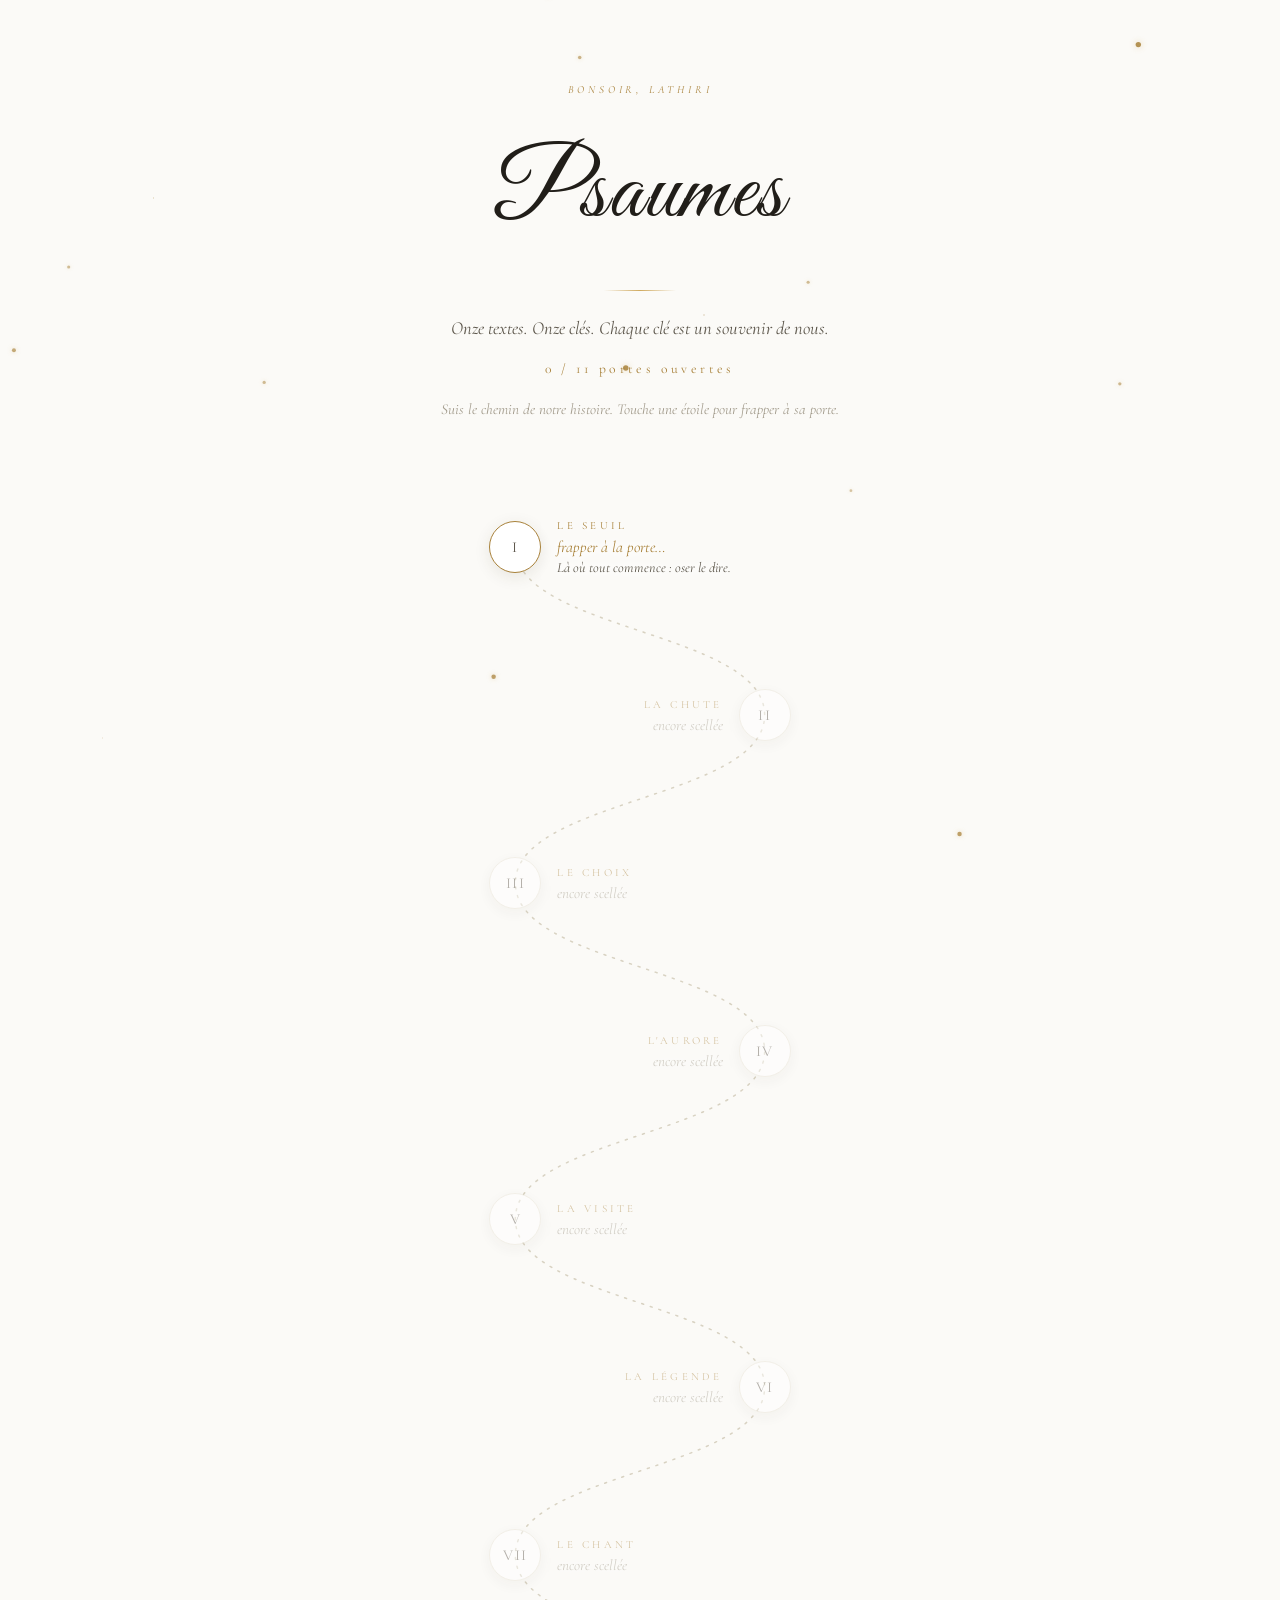
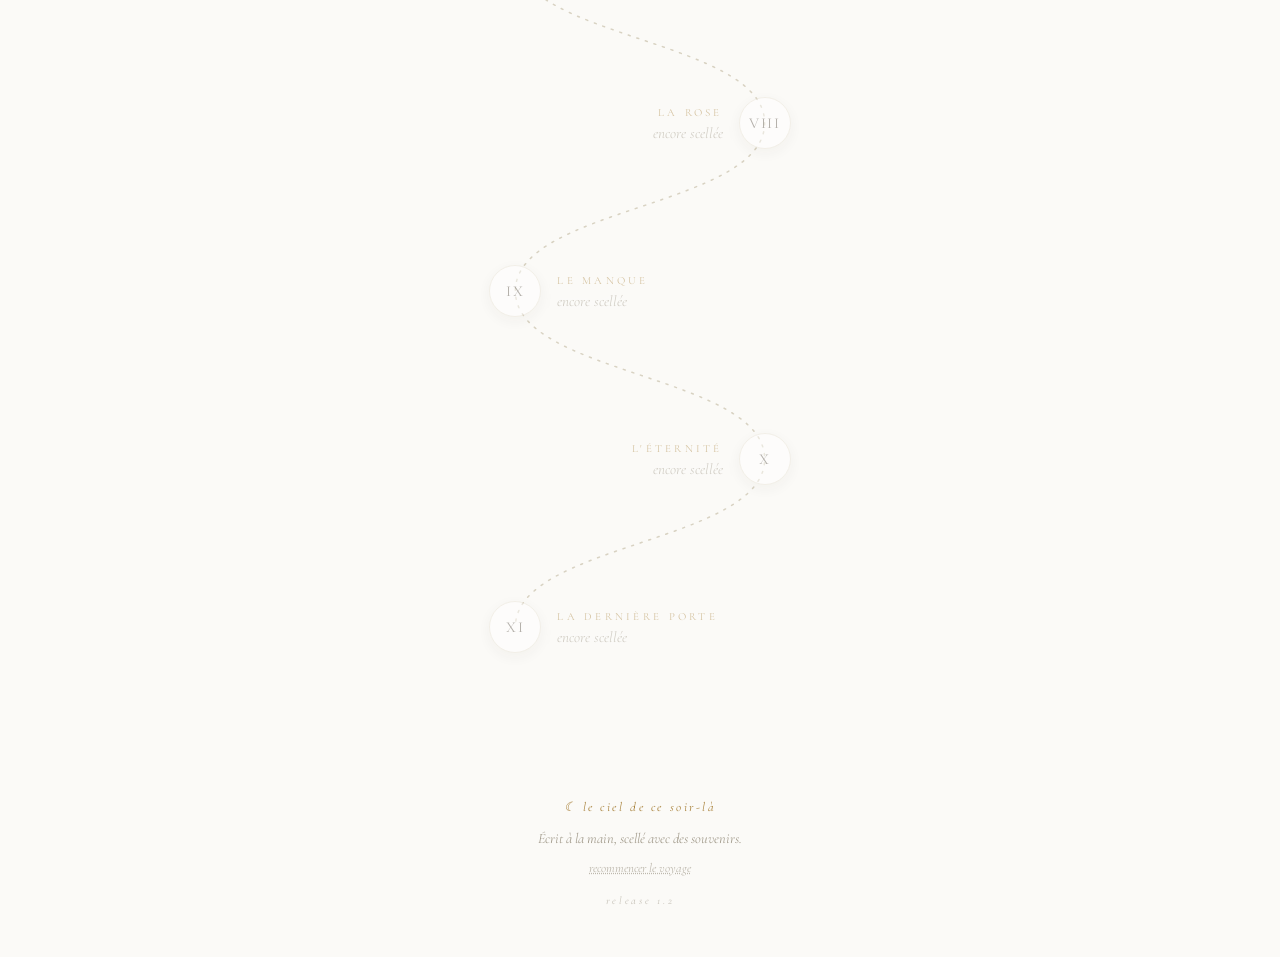
<file: docs/index.html>
<!DOCTYPE html>
<html lang="fr">
<head>
  <meta charset="UTF-8">
  <meta name="viewport" content="width=device-width, initial-scale=1.0">
  <meta name="robots" content="noindex, nofollow">
  <title>Psaumes</title>
  <meta name="theme-color" content="#fbfaf7">
  <link rel="icon" href="assets/icon.svg" type="image/svg+xml">
  <link rel="apple-touch-icon" href="assets/apple-touch-icon.png">
  <link rel="manifest" href="manifest.webmanifest">
  <link rel="preconnect" href="https://fonts.googleapis.com">
  <link rel="preconnect" href="https://fonts.gstatic.com" crossorigin>
  <link href="https://fonts.googleapis.com/css2?family=Cormorant+Garamond:ital,wght@0,400;0,500;0,600;1,400;1,500&family=Great+Vibes&display=swap" rel="stylesheet">
  <link rel="stylesheet" href="assets/style.css?v=r3">
</head>
<body>
  <div class="stars" aria-hidden="true"></div>

  <header class="hero">
    <p class="hero-eyebrow">pour toi, seulement pour toi</p>
    <h1 id="site-title">Psaumes</h1>
    <p class="hero-dedication" id="site-dedication"></p>
    <p class="hero-progress" id="site-progress"></p>
    <p class="hero-help">Suis le chemin de notre histoire. Touche une étoile pour frapper à sa porte.</p>
  </header>

  <main class="map-wrap">
    <div id="map" aria-label="Carte du voyage"></div>
  </main>

  <footer class="footer">
    <p>Écrit à la main, scellé avec des souvenirs.</p>
    <button id="reset" class="reset-link" type="button" title="Tout verrouiller à nouveau">recommencer le voyage</button>
    <p class="version">release 1.2</p>
  </footer>

  <script src="assets/data.js?v=r3"></script>
  <script src="assets/app.js?v=r3"></script>
</body>
</html>
</file>
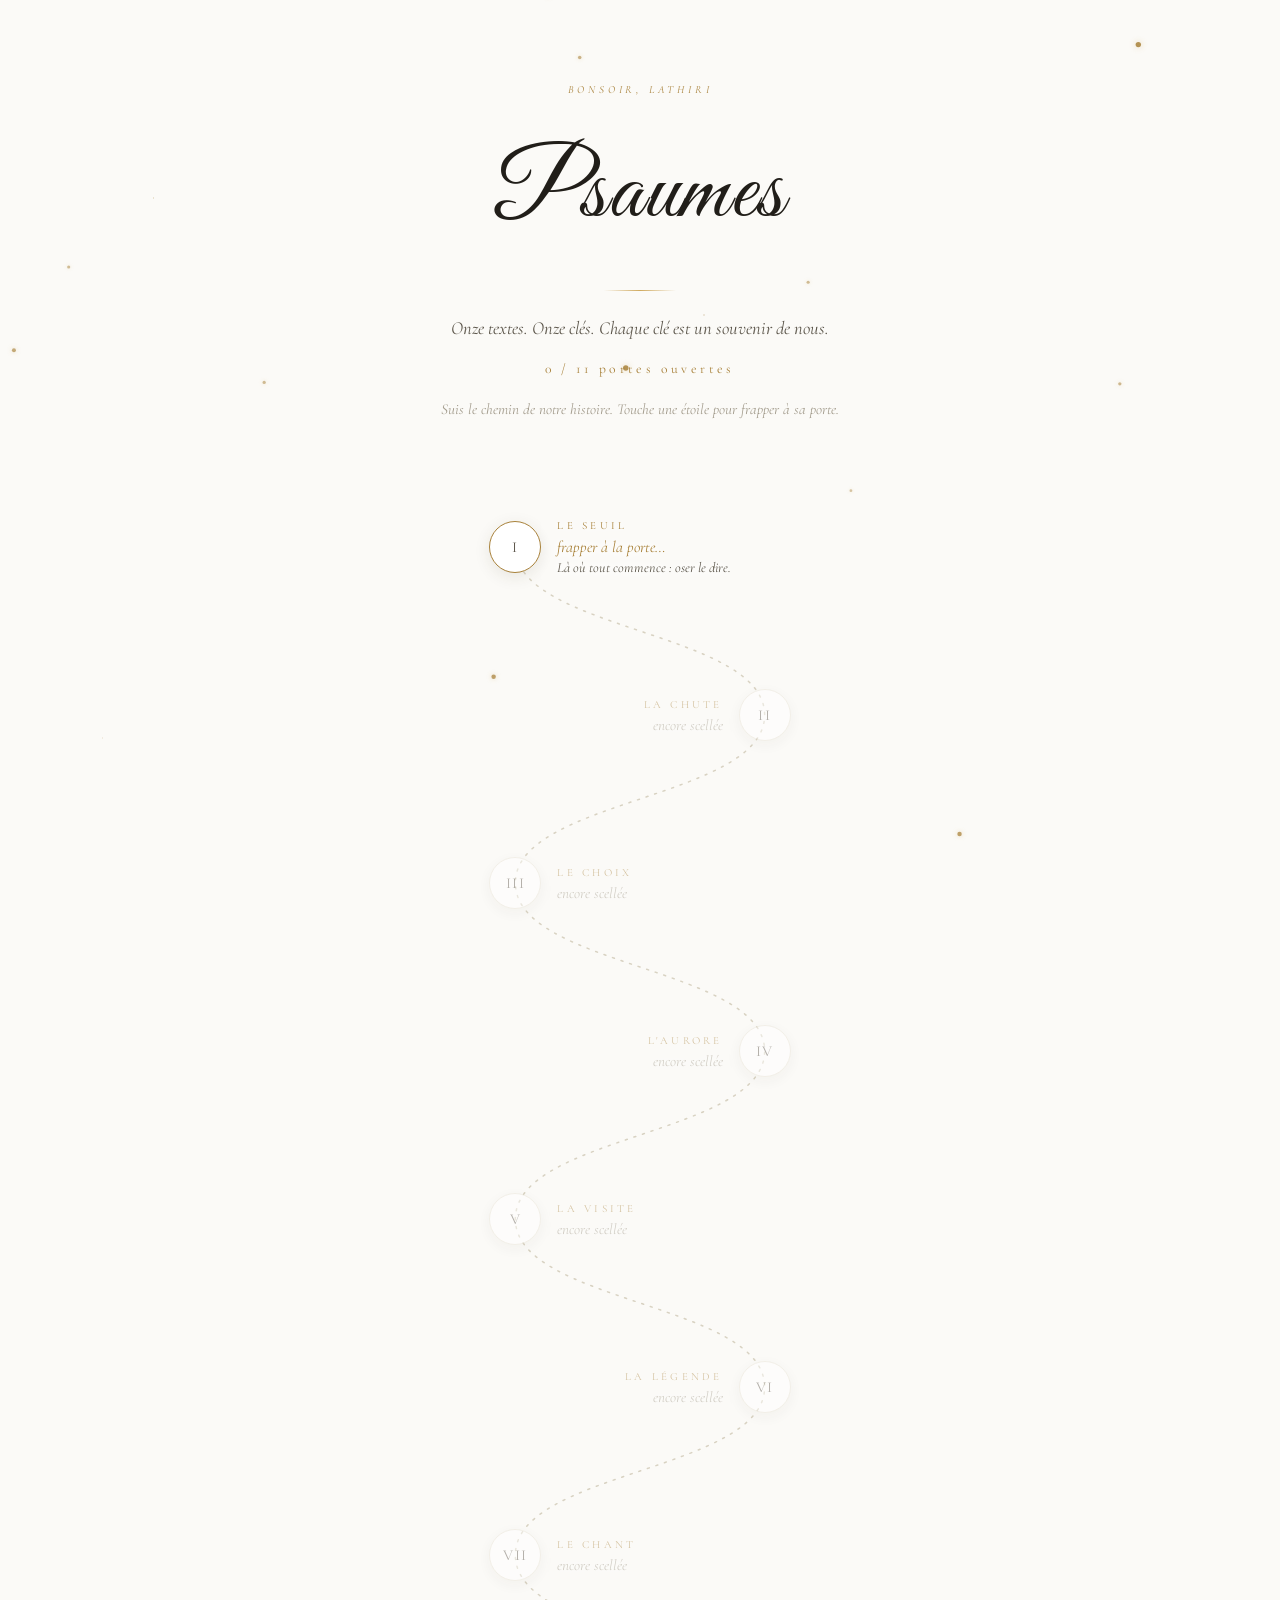
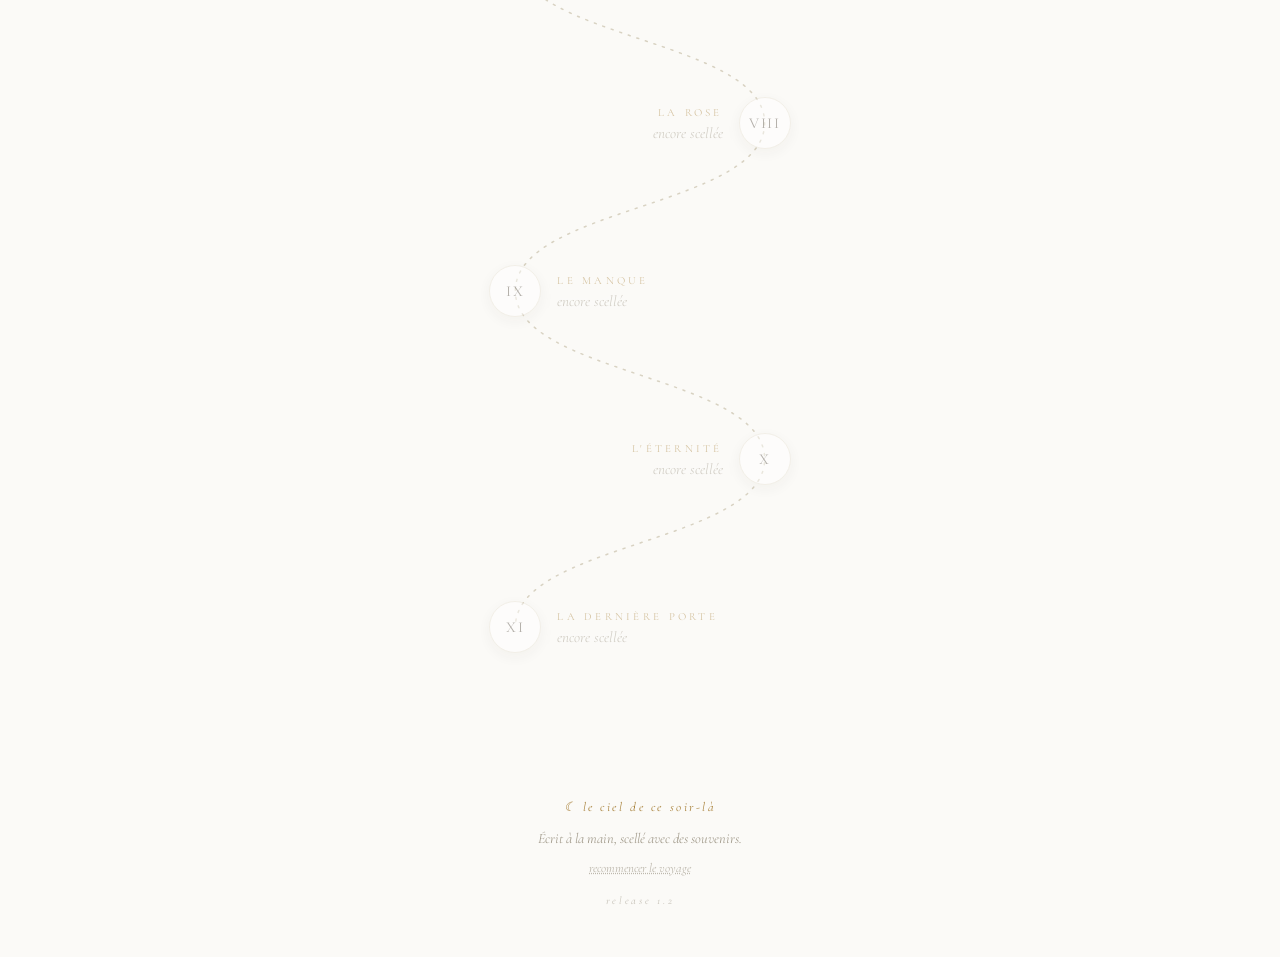
<file: docs/poeme.html>
<!DOCTYPE html>
<html lang="fr">
<head>
  <meta charset="UTF-8">
  <meta name="viewport" content="width=device-width, initial-scale=1.0">
  <meta name="robots" content="noindex, nofollow">
  <title>Psaumes</title>
  <meta name="theme-color" content="#fbfaf7">
  <link rel="icon" href="assets/icon.svg" type="image/svg+xml">
  <link rel="apple-touch-icon" href="assets/apple-touch-icon.png">
  <link rel="manifest" href="manifest.webmanifest">
  <link rel="preconnect" href="https://fonts.googleapis.com">
  <link rel="preconnect" href="https://fonts.gstatic.com" crossorigin>
  <link href="https://fonts.googleapis.com/css2?family=Cormorant+Garamond:ital,wght@0,400;0,500;0,600;1,400;1,500&family=Great+Vibes&display=swap" rel="stylesheet">
  <link rel="stylesheet" href="assets/style.css?v=r3">
</head>
<body>
  <div class="stars" aria-hidden="true"></div>

  <header class="hero poem-hero">
    <nav class="poem-topnav">
      <a class="nav-link" href="./">← la carte</a>
    </nav>
    <p class="hero-eyebrow" id="poem-stage"></p>
    <h1 id="poem-title" class="poem-page-title"></h1>
    <p class="hero-progress" id="poem-num"></p>
  </header>

  <main id="poem-main" class="poem-page" aria-live="polite"></main>

  <nav class="poem-bottomnav" id="poem-nav"></nav>

  <footer class="footer">
    <p>Écrit à la main, scellé avec des souvenirs.</p>
    <p class="version">release 1.2</p>
  </footer>

  <script src="assets/data.js?v=r3"></script>
  <script src="assets/app.js?v=r3"></script>
</body>
</html>
</file>
<file: docs/assets/style.css>
/* ============================================================
   PSAUMES — feuille de style
   Blanc épuré, encre sombre, touches d'or. Comme un faire-part.
   ============================================================ */

:root {
  --paper: #fbfaf7;
  --paper-2: #f4f1ea;
  --ink: #211e19;
  --ink-soft: #5c564b;
  --ink-faint: #a39c8d;
  --gold: #a8813a;
  --gold-bright: #cfa95e;
  --rose: #b4566a;
  --error: #b3524a;
  --line: #e7e2d6;
  --card: #ffffff;
  --shadow: 0 10px 34px rgba(70, 58, 34, .08);
  --serif: "Cormorant Garamond", Georgia, "Times New Roman", serif;
  --script: "Great Vibes", "Segoe Script", cursive;
}

* { margin: 0; padding: 0; box-sizing: border-box; }

html { scroll-behavior: smooth; }

body {
  font-family: var(--serif);
  font-size: 1.06rem;
  background: var(--paper);
  color: var(--ink);
  min-height: 100vh;
  line-height: 1.6;
  overflow-x: hidden;
}

/* ---------- poussière d'or (décor discret) ---------- */
.stars {
  position: fixed;
  inset: 0;
  pointer-events: none;
  z-index: 0;
  background-image:
    radial-gradient(1.5px 1.5px at 12% 22%, rgba(168, 129, 58, .5) 50%, transparent 50%),
    radial-gradient(1px 1px at 78% 12%, rgba(168, 129, 58, .35) 50%, transparent 50%),
    radial-gradient(1.5px 1.5px at 55% 35%, rgba(168, 129, 58, .4) 50%, transparent 50%),
    radial-gradient(1px 1px at 30% 60%, rgba(168, 129, 58, .3) 50%, transparent 50%),
    radial-gradient(1px 1px at 90% 48%, rgba(168, 129, 58, .35) 50%, transparent 50%),
    radial-gradient(1.5px 1.5px at 8% 82%, rgba(168, 129, 58, .3) 50%, transparent 50%),
    radial-gradient(1px 1px at 65% 78%, rgba(168, 129, 58, .28) 50%, transparent 50%),
    radial-gradient(1px 1px at 42% 92%, rgba(168, 129, 58, .25) 50%, transparent 50%),
    radial-gradient(1.2px 1.2px at 85% 88%, rgba(168, 129, 58, .32) 50%, transparent 50%),
    radial-gradient(1px 1px at 22% 40%, rgba(168, 129, 58, .22) 50%, transparent 50%);
  animation: twinkle 8s ease-in-out infinite alternate;
}

@keyframes twinkle {
  from { opacity: .5; }
  to   { opacity: 1; }
}

/* ---------- en-tête ---------- */
.hero {
  position: relative;
  z-index: 1;
  text-align: center;
  padding: clamp(3.5rem, 9vh, 6.5rem) 1.5rem 2.5rem;
}

.hero-eyebrow {
  font-style: italic;
  letter-spacing: .35em;
  text-transform: uppercase;
  font-size: .68rem;
  color: var(--gold);
  margin-bottom: 1.2rem;
}

.hero h1 {
  font-family: var(--script);
  font-size: clamp(3.6rem, 11vw, 6rem);
  font-weight: 400;
  letter-spacing: .02em;
  color: var(--ink);
}

.hero h1::after {
  content: "";
  display: block;
  width: 72px;
  height: 1px;
  margin: 1.2rem auto 0;
  background: linear-gradient(90deg, transparent, var(--gold-bright), transparent);
}

.hero-dedication {
  margin-top: 1.4rem;
  font-style: italic;
  font-size: 1.15rem;
  color: var(--ink-soft);
  max-width: 34rem;
  margin-inline: auto;
}

.hero-progress {
  margin-top: .9rem;
  font-size: .85rem;
  letter-spacing: .25em;
  color: var(--gold);
}

.hero-help {
  margin-top: 1.1rem;
  font-style: italic;
  font-size: .95rem;
  color: var(--ink-faint);
}

/* ---------- chapitres (cartes génériques) ---------- */
main {
  position: relative;
  z-index: 1;
  max-width: 44rem;
  margin: 0 auto;
  padding: 0 1.25rem 4rem;
}

.chapter {
  position: relative;
  background: var(--card);
  border: 1px solid var(--line);
  border-radius: 16px;
  margin-bottom: 1.4rem;
  padding: 1.6rem 1.7rem;
  box-shadow: var(--shadow);
  transition: border-color .4s, box-shadow .4s, opacity .4s;
}

.chapter.is-open { border-color: rgba(168, 129, 58, .4); }

.chapter.is-far { opacity: .5; }

.chapter-head {
  display: flex;
  align-items: baseline;
  gap: 1rem;
}

.chapter-num {
  font-size: .8rem;
  letter-spacing: .2em;
  color: var(--gold);
  white-space: nowrap;
}

.chapter-title {
  font-size: 1.35rem;
  font-weight: 500;
  color: var(--ink);
  font-style: italic;
}

.chapter-title.is-sealed {
  color: var(--ink-faint);
  font-style: normal;
  letter-spacing: .35em;
  font-size: .8rem;
  text-transform: uppercase;
}

.seal {
  margin-left: auto;
  font-size: 1.1rem;
}

/* ---------- devinette ---------- */
.riddle {
  margin-top: 1.3rem;
  padding-top: 1.3rem;
  border-top: 1px dashed var(--line);
}

.poem-page .riddle { margin-top: 0; padding-top: 0; border-top: none; }

.riddle-q {
  font-size: 1.2rem;
  font-style: italic;
  color: var(--ink);
  margin-bottom: 1.1rem;
}

.riddle-form {
  display: flex;
  gap: .6rem;
  flex-wrap: wrap;
}

.riddle-input {
  flex: 1 1 14rem;
  font-family: var(--serif);
  font-size: 1.1rem;
  padding: .65rem 1.1rem;
  color: var(--ink);
  background: var(--paper);
  border: 1px solid var(--line);
  border-radius: 999px;
  outline: none;
  transition: border-color .3s, box-shadow .3s;
}

.riddle-input:focus { border-color: var(--gold-bright); box-shadow: 0 0 0 3px rgba(207, 169, 94, .18); }
.riddle-input::placeholder { color: var(--ink-faint); font-style: italic; }

.riddle-submit {
  font-family: var(--serif);
  font-size: 1rem;
  font-weight: 600;
  letter-spacing: .12em;
  padding: .65rem 1.6rem;
  color: #fff;
  background: var(--ink);
  border: none;
  border-radius: 999px;
  cursor: pointer;
  transition: transform .15s, background .3s, box-shadow .3s;
}

.riddle-submit:hover { background: #3a352c; box-shadow: 0 4px 18px rgba(70, 58, 34, .2); transform: translateY(-1px); }
.riddle-submit:disabled { opacity: .5; cursor: wait; transform: none; }

.riddle-feedback {
  min-height: 1.4rem;
  margin-top: .7rem;
  font-size: .95rem;
  font-style: italic;
  color: var(--error);
  transition: opacity .3s;
}

.riddle-hint-btn {
  margin-top: .4rem;
  background: none;
  border: none;
  font-family: var(--serif);
  font-style: italic;
  font-size: .9rem;
  color: var(--gold);
  cursor: pointer;
  text-decoration: underline dotted;
  padding: 0;
}

.riddle-hint {
  margin-top: .5rem;
  font-size: .95rem;
  font-style: italic;
  color: var(--rose);
}

.shake { animation: shake .45s; }

@keyframes shake {
  0%, 100% { transform: translateX(0); }
  20% { transform: translateX(-7px); }
  40% { transform: translateX(7px); }
  60% { transform: translateX(-4px); }
  80% { transform: translateX(4px); }
}

/* ---------- poème ---------- */
.poem {
  margin-top: 1.4rem;
  padding-top: 1.4rem;
  border-top: 1px solid var(--line);
  white-space: pre-wrap;
  font-size: 1.2rem;
  line-height: 1.9;
  color: var(--ink);
  animation: reveal 1.4s ease both;
}

@keyframes reveal {
  from { opacity: 0; transform: translateY(14px); filter: blur(4px); }
  to   { opacity: 1; transform: none; filter: none; }
}

.poem-toggle {
  margin-top: 1rem;
  background: none;
  border: 1px solid var(--line);
  border-radius: 999px;
  font-family: var(--serif);
  font-style: italic;
  font-size: .95rem;
  color: var(--gold);
  cursor: pointer;
  padding: .45rem 1.1rem;
  transition: border-color .3s;
}

.poem-toggle:hover { border-color: var(--gold-bright); }

.locked-note {
  margin-top: .9rem;
  font-style: italic;
  font-size: .95rem;
  color: var(--ink-faint);
}

/* ---------- fin du voyage ---------- */
.finale {
  text-align: center;
  padding: 2.5rem 1.5rem 1rem;
  animation: reveal 1.6s ease both;
}

.finale p {
  font-style: italic;
  font-size: 1.25rem;
  color: var(--gold);
}

/* ---------- la carte du voyage ---------- */
.map-wrap {
  position: relative;
  z-index: 1;
  max-width: 40rem;
  margin: 0 auto;
  padding: 1rem 1rem 3rem;
}

#map { position: relative; }

.map-svg {
  position: absolute;
  inset: 0;
  width: 100%;
  height: 100%;
  overflow: visible;
}

.map-path-faint {
  fill: none;
  stroke: #d8d2c2;
  stroke-width: 1.5;
  stroke-dasharray: 2 7;
  stroke-linecap: round;
}

.map-path-lit {
  fill: none;
  stroke: var(--gold-bright);
  stroke-width: 1.8;
  stroke-linecap: round;
}

/* le nœud est un ancrage de la taille du cercle, posé exactement sur le chemin ;
   l'étiquette flotte à côté sans le décaler */
.map-node {
  position: absolute;
  width: 52px;
  height: 52px;
  transform: translate(-50%, -50%);
  text-decoration: none;
  color: inherit;
}

.map-node .map-label {
  position: absolute;
  top: 50%;
  transform: translateY(-50%);
}

.map-node.on-left .map-label { left: calc(100% + 1rem); }
.map-node.on-right .map-label { right: calc(100% + 1rem); text-align: right; align-items: flex-end; }

.map-marker {
  display: flex;
  width: 100%;
  height: 100%;
  border-radius: 50%;
  align-items: center;
  justify-content: center;
  background: var(--card);
  border: 1px solid var(--line);
  box-shadow: 0 4px 16px rgba(70, 58, 34, .1);
  transition: box-shadow .4s, border-color .4s, background .4s;
}

.map-marker-num {
  font-size: .95rem;
  letter-spacing: .1em;
  color: var(--ink-soft);
}

.map-node.is-open .map-marker {
  background: linear-gradient(135deg, var(--gold-bright), var(--gold));
  border-color: var(--gold);
}

.map-node.is-open .map-marker-num { color: #fff; }

.map-node.is-current .map-marker {
  border-color: var(--gold);
  animation: knock 2.4s ease-in-out infinite;
}

@keyframes knock {
  0%, 100% { box-shadow: 0 4px 14px rgba(168, 129, 58, .15), 0 0 0 0 rgba(207, 169, 94, .35); }
  50%      { box-shadow: 0 4px 18px rgba(168, 129, 58, .25), 0 0 0 12px rgba(207, 169, 94, 0); }
}

.map-node.is-far { opacity: .45; }

a.map-node:hover .map-marker {
  box-shadow: 0 6px 22px rgba(168, 129, 58, .3);
}

/* halo papier derrière les textes pour rester lisible quand le chemin passe dessous */
.map-label > span {
  text-shadow:
    0 0 6px var(--paper), 0 0 6px var(--paper),
    0 0 12px var(--paper), 0 0 12px var(--paper),
    0 0 20px var(--paper);
}

.map-label {
  display: flex;
  flex-direction: column;
  gap: .12rem;
  width: max-content;
  max-width: min(15rem, 38vw);
}

.map-stage {
  font-size: .68rem;
  letter-spacing: .3em;
  text-transform: uppercase;
  color: var(--gold);
}

.map-title {
  font-size: 1.18rem;
  font-style: italic;
  color: var(--ink);
  line-height: 1.25;
}

.map-title.is-cta {
  color: var(--gold);
  font-size: 1rem;
}

.map-title.is-sealed-note {
  color: var(--ink-faint);
  font-size: .95rem;
}

.map-note {
  font-size: .88rem;
  font-style: italic;
  color: var(--ink-soft);
  line-height: 1.35;
}

/* ---------- page d'un poème ---------- */
.poem-hero { padding-top: 2.2rem; padding-bottom: 1.6rem; }

.poem-topnav {
  max-width: 44rem;
  margin: 0 auto 2rem;
  text-align: left;
}

.poem-page-title {
  font-family: var(--script);
  font-size: clamp(2.6rem, 9vw, 4.2rem) !important;
  font-weight: 400 !important;
  letter-spacing: .02em !important;
}

.poem-page-title.is-sealed-title {
  font-family: var(--serif);
  font-size: clamp(1.6rem, 5vw, 2.4rem) !important;
  font-style: italic;
  color: var(--ink-soft);
  letter-spacing: .12em !important;
}

.poem-page {
  position: relative;
  z-index: 1;
  max-width: 42rem;
  margin: 0 auto;
  padding: 0 1.25rem 2rem;
}

.poem-page .poem {
  border-top: none;
  margin-top: 0;
  padding: 2rem 1.8rem;
  border: 1px solid var(--line);
  border-radius: 16px;
  background-color: var(--card);
  box-shadow: var(--shadow);
  background-image: url("data:image/svg+xml,%3Csvg xmlns='http://www.w3.org/2000/svg' width='140' height='140'%3E%3Cfilter id='n'%3E%3CfeTurbulence type='fractalNoise' baseFrequency='0.85' numOctaves='2'/%3E%3CfeColorMatrix values='0 0 0 0 0.55 0 0 0 0 0.45 0 0 0 0 0.25 0 0 0 0.025 0'/%3E%3C/filter%3E%3Crect width='100%25' height='100%25' filter='url(%23n)'/%3E%3C/svg%3E");
}

.poem-page .poem::first-letter,
.poem-page .poem-line:not(.is-blank):first-child::first-letter {
  color: var(--gold);
  font-size: 1.9em;
  line-height: 1;
  font-style: italic;
}

.poem-bottomnav {
  position: relative;
  z-index: 1;
  max-width: 42rem;
  margin: 0 auto;
  padding: 1.2rem 1.25rem 0;
  display: flex;
  justify-content: space-between;
  align-items: center;
  gap: 1rem;
  border-top: 1px dashed var(--line);
}

.nav-link {
  font-style: italic;
  font-size: 1rem;
  color: var(--gold);
  text-decoration: none;
  transition: color .3s;
}

.nav-link:hover { color: var(--ink); }
.nav-link.is-center { letter-spacing: .2em; }

.is-center { text-align: center; }

/* ---------- le vrai ciel (canvas — carte d'astronome à l'encre d'or) ---------- */
.sky-canvas {
  position: fixed;
  inset: 0;
  width: 100vw;
  height: 100vh;
  pointer-events: none;
  z-index: 0;
  animation: twinkle 9s ease-in-out infinite alternate;
}

.stars.is-dimmed { opacity: .4; }

.sky-caption {
  font-size: .8rem;
  letter-spacing: .2em;
  color: var(--gold);
  margin-bottom: .6rem;
}

/* ---------- voile du compte à rebours ---------- */
.veil {
  text-align: center;
  padding: 3.5rem 1.5rem 4rem;
  animation: reveal 1.4s ease both;
}

.veil-word {
  font-family: var(--script);
  font-size: 2.2rem;
  color: var(--ink);
}

.veil-count {
  margin-top: 1.2rem;
  font-size: clamp(1.6rem, 6vw, 2.6rem);
  letter-spacing: .12em;
  color: var(--gold);
  font-variant-numeric: tabular-nums;
}

.veil-note {
  margin-top: 1.4rem;
  font-style: italic;
  font-size: 1rem;
  color: var(--ink-faint);
}

.door-wait { text-align: center; }
.door-wait .veil-count { margin-top: .8rem; font-size: clamp(1.3rem, 5vw, 2rem); }
.door-wait .locked-note { margin-top: 1.1rem; }

/* ---------- cérémonie de déverrouillage ---------- */
.ceremony {
  position: relative;
  height: 220px;
  display: flex;
  align-items: center;
  justify-content: center;
}

.ceremony-seal {
  font-size: 3.4rem;
  filter: drop-shadow(0 4px 14px rgba(168, 129, 58, .35));
  animation: seal-tremble .9s ease-in-out;
}

@keyframes seal-tremble {
  0%, 100% { transform: rotate(0); }
  15% { transform: rotate(-7deg) scale(1.02); }
  30% { transform: rotate(6deg) scale(1.04); }
  45% { transform: rotate(-5deg) scale(1.07); }
  60% { transform: rotate(4deg) scale(1.1); }
  75% { transform: rotate(-3deg) scale(1.14); }
  90% { transform: rotate(2deg) scale(1.18); }
}

.ceremony-seal.is-free {
  animation: seal-fly 1.3s ease-out forwards;
}

@keyframes seal-fly {
  0%   { transform: scale(1.2); opacity: 1; }
  60%  { transform: translateY(-46px) scale(1.05); opacity: .95; }
  100% { transform: translateY(-90px) scale(.8); opacity: 0; }
}

.ceremony-spark {
  position: absolute;
  left: 50%;
  top: 50%;
  width: 5px;
  height: 5px;
  border-radius: 50%;
  background: var(--gold-bright);
  box-shadow: 0 0 8px rgba(168, 129, 58, .8);
  opacity: 0;
}

.is-burst .ceremony-spark {
  animation: spark-fly 1.1s ease-out forwards;
}

@keyframes spark-fly {
  0%   { opacity: 1; transform: rotate(var(--angle)) translateX(0) scale(1); }
  100% { opacity: 0; transform: rotate(var(--angle)) translateX(var(--dist)) scale(.2); }
}

/* ---------- poème vers par vers ---------- */
.poem.is-lines { white-space: normal; }

.poem-line {
  opacity: 0;
  animation: line-in 1.1s ease forwards;
  min-height: 1em;
}

.poem-line.is-blank { min-height: 1.4em; }

@keyframes line-in {
  from { opacity: 0; transform: translateY(10px); filter: blur(3px); }
  to   { opacity: 1; transform: none; filter: none; }
}

.poem.is-instant .poem-line {
  animation: none;
  opacity: 1;
  transform: none;
  filter: none;
}

.poem-skip {
  display: block;
  margin: 1.6rem auto 0;
  background: none;
  border: 1px solid var(--line);
  border-radius: 999px;
  font-family: var(--serif);
  font-style: italic;
  font-size: .92rem;
  color: var(--gold);
  cursor: pointer;
  padding: .4rem 1.1rem;
  transition: border-color .3s, color .3s;
}

.poem-skip:hover { border-color: var(--gold-bright); color: var(--ink); }

/* ---------- constellation finale ---------- */
.constellation {
  position: relative;
  z-index: 1;
  text-align: center;
  padding: 2.5rem 1rem 1rem;
  animation: reveal 1.6s ease both;
}

.constellation svg {
  width: min(320px, 78vw);
  height: auto;
  overflow: visible;
}

.const-path {
  fill: none;
  stroke: var(--gold-bright);
  stroke-width: 1.2;
  stroke-linejoin: round;
  stroke-dasharray: 900;
  stroke-dashoffset: 900;
  animation: const-draw 5.5s ease-out .6s forwards;
}

@keyframes const-draw {
  to { stroke-dashoffset: 0; }
}

.const-star {
  fill: var(--gold);
  animation: const-twinkle 2.6s ease-in-out infinite alternate;
}

@keyframes const-twinkle {
  from { opacity: .5; }
  to   { opacity: 1; }
}

.const-name {
  margin-top: 1rem;
  font-family: var(--script);
  font-size: clamp(2.6rem, 9vw, 3.8rem);
  letter-spacing: .02em;
  color: var(--ink);
  animation: reveal 2s ease 4.5s both;
}

.const-note {
  margin-top: .5rem;
  font-style: italic;
  color: var(--ink-soft);
  animation: reveal 2s ease 5.4s both;
}

/* ---------- pied de page ---------- */
.footer {
  position: relative;
  z-index: 1;
  text-align: center;
  padding: 2rem 1rem 3rem;
  color: var(--ink-faint);
  font-style: italic;
  font-size: .9rem;
}

.reset-link {
  margin-top: .6rem;
  background: none;
  border: none;
  color: var(--ink-faint);
  font-family: var(--serif);
  font-style: italic;
  font-size: .8rem;
  cursor: pointer;
  text-decoration: underline dotted;
  opacity: .7;
}

.reset-link:hover { opacity: 1; color: var(--ink-soft); }

.version {
  margin-top: .8rem;
  font-size: .68rem;
  letter-spacing: .25em;
  color: var(--ink-faint);
  opacity: .6;
}

@media (max-width: 480px) {
  .chapter { padding: 1.2rem 1.1rem; }
  .chapter-head { flex-wrap: wrap; gap: .4rem .8rem; }
  .poem { font-size: 1.1rem; }

  .map-node { width: 42px; height: 42px; }
  .map-node.on-left .map-label { left: calc(100% + .65rem); }
  .map-node.on-right .map-label { right: calc(100% + .65rem); }
  .map-label { max-width: 46vw; }
  .map-stage { letter-spacing: .16em; font-size: .64rem; }
  .map-title { font-size: 1rem; }
  .map-title.is-cta { font-size: .92rem; }
  .map-note { font-size: .82rem; }
}

@media (prefers-reduced-motion: reduce) {
  .stars, .sky-canvas { animation: none; }
  .poem, .finale, .veil, .constellation { animation: none; }
  .poem-line { animation-duration: .01s; }
  .const-path { animation-duration: .01s; animation-delay: 0s; }
  .const-name, .const-note { animation-duration: .01s; animation-delay: 0s; }
  html { scroll-behavior: auto; }
}
</file>
